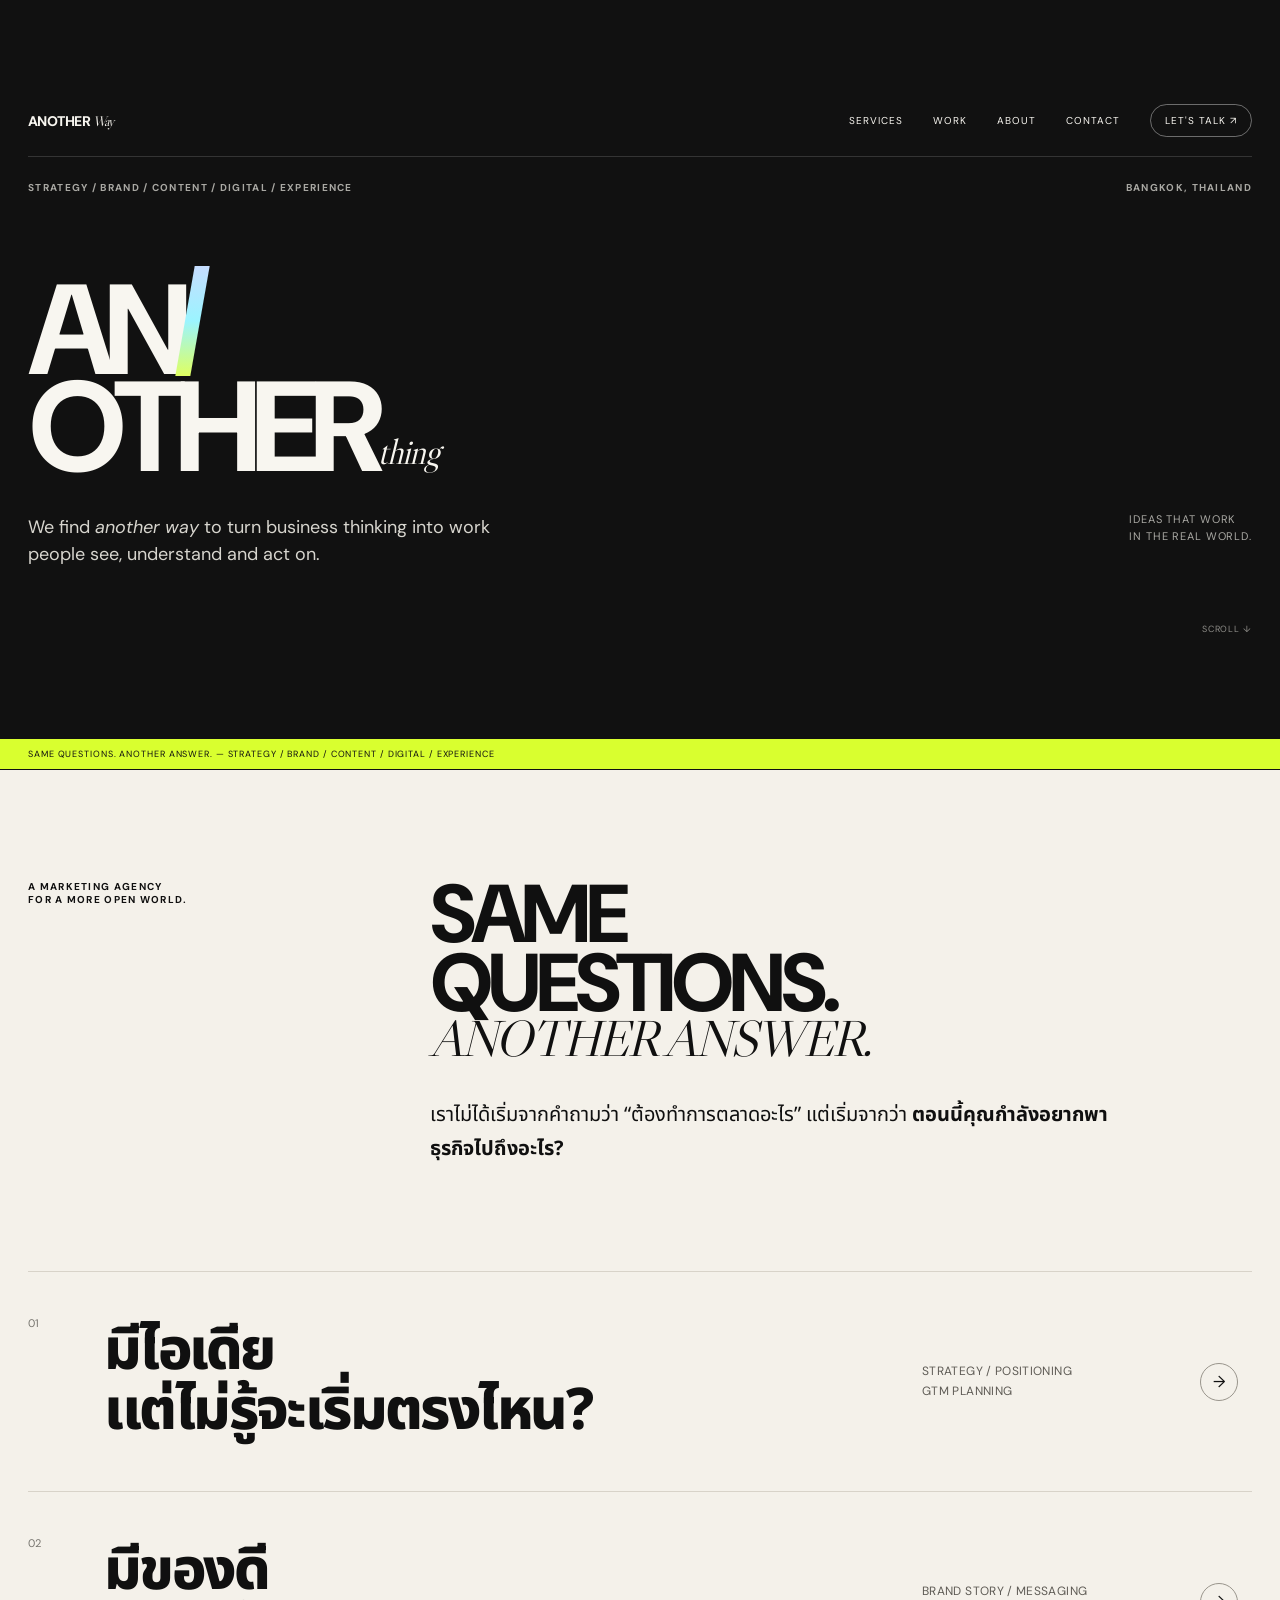
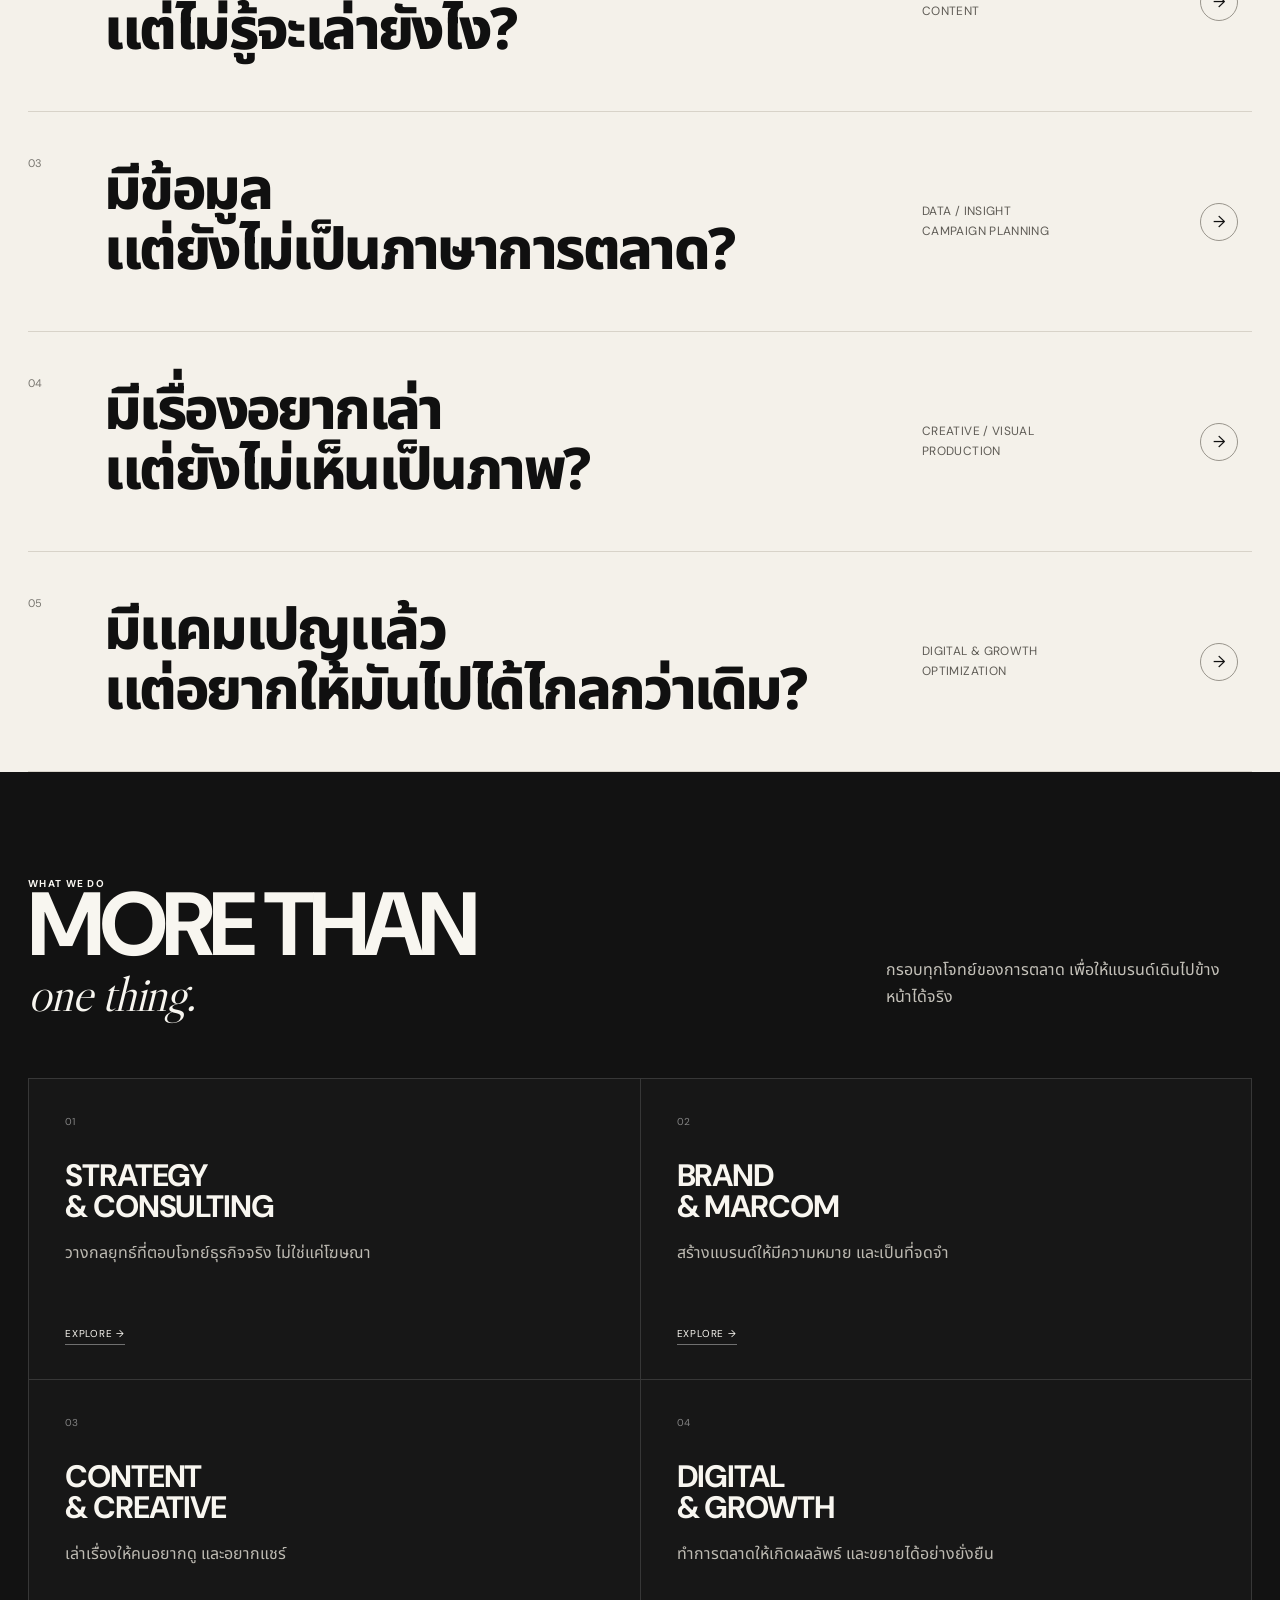
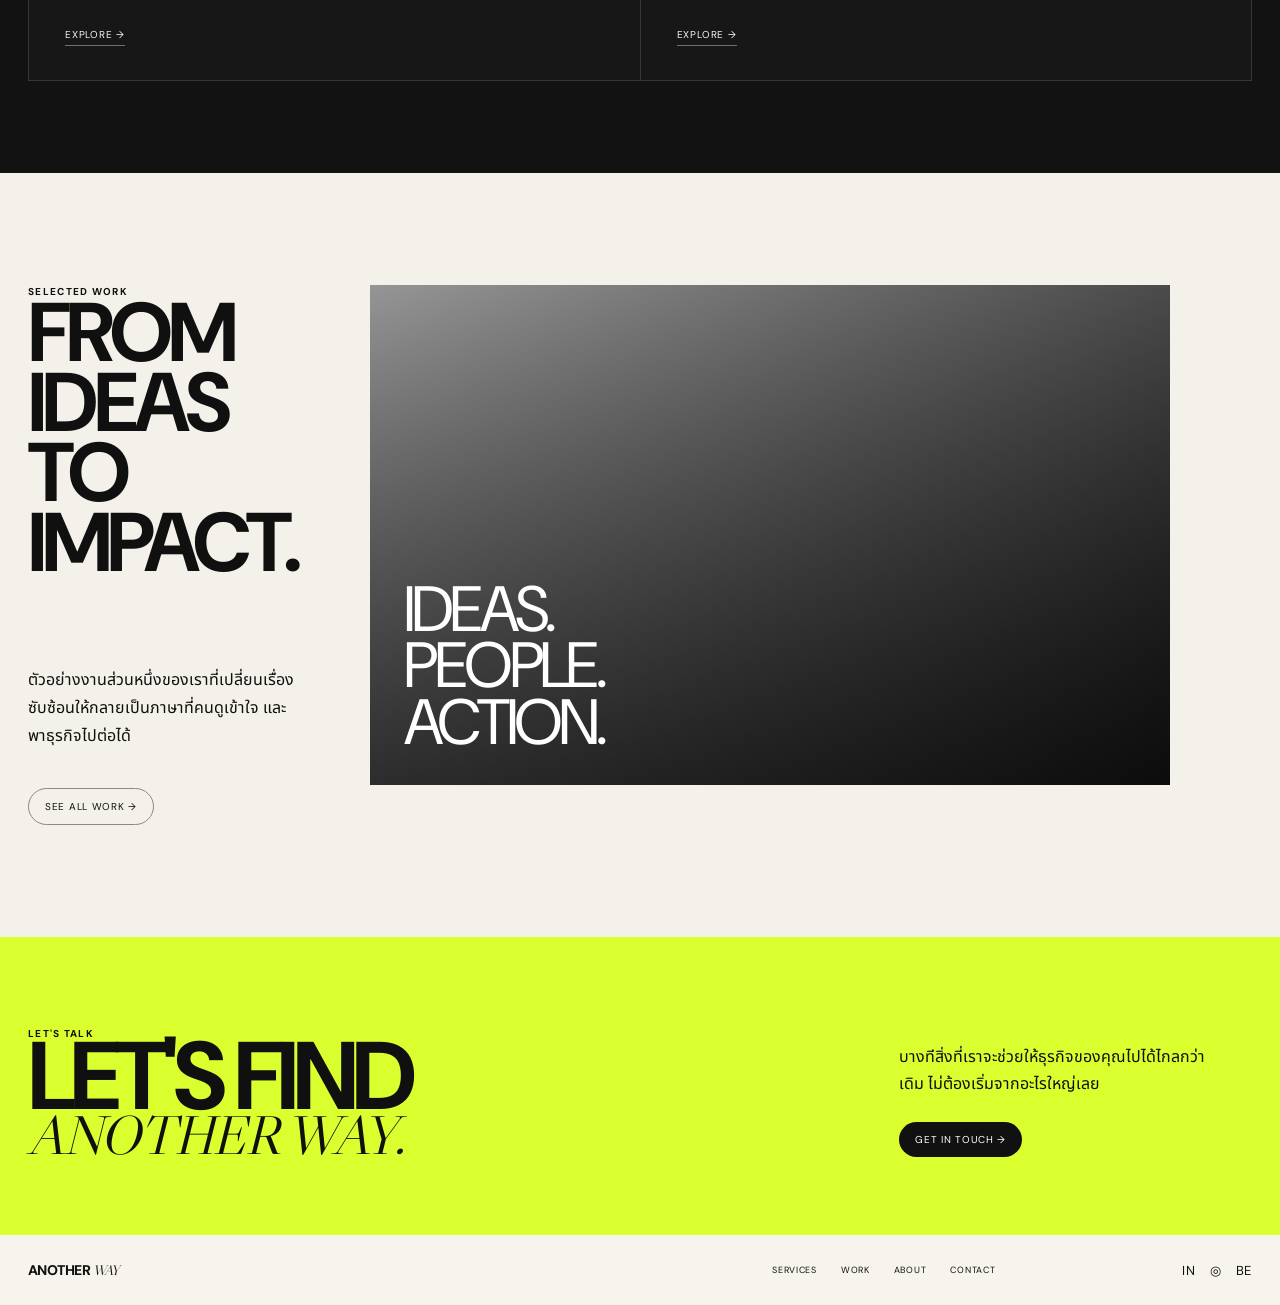
<file: index.html>
<!doctype html><html lang="th"><head><title>ANOTHER Way — Marketing Agency</title><meta charset="utf-8"><meta name="viewport" content="width=device-width,initial-scale=1">
<link rel="icon" href="favicon.svg" type="image/svg+xml">
<link rel="preconnect" href="https://fonts.googleapis.com"><link rel="preconnect" href="https://fonts.gstatic.com" crossorigin>
<link href="https://fonts.googleapis.com/css2?family=DM+Sans:wght@400;500;600;700&family=Libre+Caslon+Display&family=Noto+Sans+Thai:wght@400;500;600;700;800;900&display=swap" rel="stylesheet">
<link rel="stylesheet" href="style.css"></head><body>
<header class="hero"><div class="shell">
<div class="topbar"><a class="brand" href="index.html">ANOTHER <span>Way</span></a><nav class="nav"><a href="services.html">Services</a><a href="work.html">Work</a><a href="about.html">About</a><a href="contact.html">Contact</a><a class="pill" href="contact.html">Let's talk ↗</a></nav></div>
<div class="hero-meta eyebrow"><span>Strategy / Brand / Content / Digital / Experience</span><span>Bangkok, Thailand</span></div>
<div class="hero-body"><div><h1 class="hero-title"><span class="an">AN<span class="slash"></span></span><span class="other">OTHER<span class="thing">thing</span></span></h1>
<p class="hero-copy">We find <em>another way</em> to turn business thinking into work people see, understand and act on.</p></div>
<div class="hero-note">Ideas that work<br>in the real world.</div></div><div class="scroll-note">Scroll ↓</div></div></header>
<div class="ticker"><span>SAME QUESTIONS. ANOTHER ANSWER. — Strategy / Brand / Content / Digital / Experience</span></div>

<main>
<section class="shell intro"><div class="eyebrow">A marketing agency<br>for a more open world.</div>
<div class="intro-right"><h2 class="intro-title">SAME<br>QUESTIONS.<span class="serif">ANOTHER ANSWER.</span></h2>
<p class="intro-copy thai">เราไม่ได้เริ่มจากคำถามว่า “ต้องทำการตลาดอะไร” แต่เริ่มจากว่า <strong>ตอนนี้คุณกำลังอยากพาธุรกิจไปถึงอะไร?</strong></p></div></section>

<section class="shell">
<article class="question"><div class="q-no">01</div><h3 class="q-th thai">มีไอเดีย<br>แต่ไม่รู้จะเริ่มตรงไหน?</h3><div class="q-service">Strategy / Positioning<br>GTM Planning</div><a class="q-arrow" href="services.html">→</a><div class="ghost">T</div></article>
<article class="question"><div class="q-no">02</div><h3 class="q-th thai">มีของดี<br>แต่ไม่รู้จะเล่ายังไง?</h3><div class="q-service">Brand Story / Messaging<br>Content</div><a class="q-arrow" href="services.html">→</a><div class="ghost">S</div></article>
<article class="question"><div class="q-no">03</div><h3 class="q-th thai">มีข้อมูล<br>แต่ยังไม่เป็นภาษาการตลาด?</h3><div class="q-service">Data / Insight<br>Campaign Planning</div><a class="q-arrow" href="services.html">→</a><div class="ghost">W</div></article>
<article class="question"><div class="q-no">04</div><h3 class="q-th thai">มีเรื่องอยากเล่า<br>แต่ยังไม่เห็นเป็นภาพ?</h3><div class="q-service">Creative / Visual<br>Production</div><a class="q-arrow" href="services.html">→</a><div class="ghost">A</div></article>
<article class="question"><div class="q-no">05</div><h3 class="q-th thai">มีแคมเปญแล้ว<br>แต่อยากให้มันไปได้ไกลกว่าเดิม?</h3><div class="q-service">Digital & Growth<br>Optimization</div><a class="q-arrow" href="services.html">→</a><div class="ghost">M</div></article>
</section>

<section class="services"><div class="shell">
<div class="services-head"><div><div class="eyebrow">What we do</div><h2 class="services-title">MORE THAN<span class="serif">one thing.</span></h2></div>
<p class="services-note">กรอบทุกโจทย์ของการตลาด เพื่อให้แบรนด์เดินไปข้างหน้าได้จริง</p></div>
<div class="cards">
<article class="card"><div class="card-no">01</div><h3>STRATEGY<br>& CONSULTING</h3><p>วางกลยุทธ์ที่ตอบโจทย์ธุรกิจจริง ไม่ใช่แค่โฆษณา</p><a class="card-link" href="services.html">Explore →</a></article>
<article class="card"><div class="card-no">02</div><h3>BRAND<br>& MARCOM</h3><p>สร้างแบรนด์ให้มีความหมาย และเป็นที่จดจำ</p><a class="card-link" href="services.html">Explore →</a></article>
<article class="card"><div class="card-no">03</div><h3>CONTENT<br>& CREATIVE</h3><p>เล่าเรื่องให้คนอยากดู และอยากแชร์</p><a class="card-link" href="services.html">Explore →</a></article>
<article class="card"><div class="card-no">04</div><h3>DIGITAL<br>& GROWTH</h3><p>ทำการตลาดให้เกิดผลลัพธ์ และขยายได้อย่างยั่งยืน</p><a class="card-link" href="services.html">Explore →</a></article>
</div></div></section>

<section class="shell work"><div><div class="eyebrow">Selected work</div><h2>FROM IDEAS<br>TO IMPACT.</h2></div>
<div><p class="thai">ตัวอย่างงานส่วนหนึ่งของเราที่เปลี่ยนเรื่องซับซ้อนให้กลายเป็นภาษาที่คนดูเข้าใจ และพาธุรกิจไปต่อได้</p><a class="btn" href="work.html">See all work →</a></div>
<div class="work-visual">IDEAS.<br>PEOPLE.<br>ACTION.</div></section>

<section class="cta"><div class="shell cta-grid"><div><div class="eyebrow">Let's talk</div><h2>LET'S FIND<span class="serif">ANOTHER WAY.</span></h2></div>
<div class="cta-side"><p class="thai">บางทีสิ่งที่เราจะช่วยให้ธุรกิจของคุณไปได้ไกลกว่าเดิม ไม่ต้องเริ่มจากอะไรใหญ่เลย</p><a class="btn" href="contact.html">Get in touch →</a></div></div></section>
</main><footer><div class="shell footer-grid">
    <div class="brand">ANOTHER <span>Way</span></div>
    <div class="footer-links"><a href="services.html">Services</a><a href="work.html">Work</a><a href="about.html">About</a><a href="contact.html">Contact</a></div>
    <div class="social"><span>in</span><span>◎</span><span>Be</span></div>
    </div></footer><script src="script.js"></script></body></html>
</file>
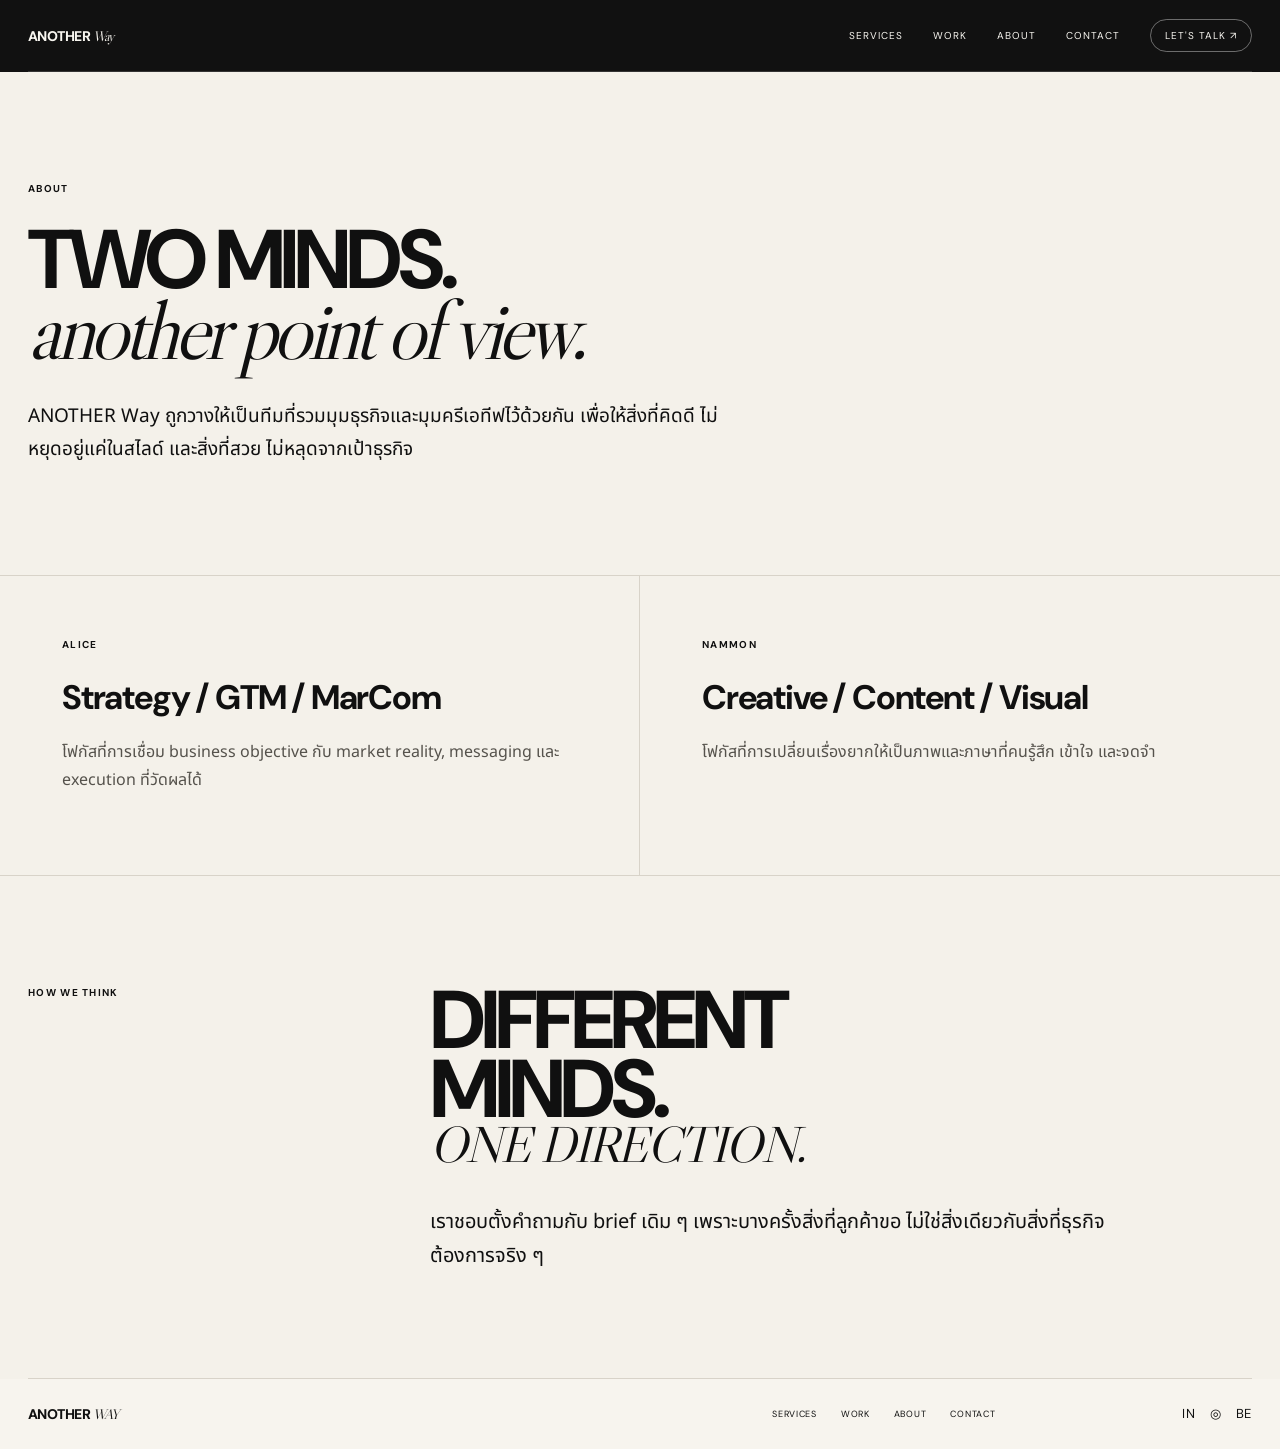
<file: about.html>
<!doctype html><html lang="th"><head><title>About — ANOTHER Way</title><meta charset="utf-8"><meta name="viewport" content="width=device-width,initial-scale=1">
<link rel="icon" href="favicon.svg" type="image/svg+xml">
<link rel="preconnect" href="https://fonts.googleapis.com"><link rel="preconnect" href="https://fonts.gstatic.com" crossorigin>
<link href="https://fonts.googleapis.com/css2?family=DM+Sans:wght@400;500;600;700&family=Libre+Caslon+Display&family=Noto+Sans+Thai:wght@400;500;600;700;800;900&display=swap" rel="stylesheet">
<link rel="stylesheet" href="style.css"></head><body><div class="site-header"><div class="shell"><div class="topbar">
    <a class="brand" href="index.html">ANOTHER <span>Way</span></a>
    <nav class="nav">
      <a href="services.html">Services</a><a href="work.html">Work</a><a href="about.html">About</a><a href="contact.html">Contact</a>
      <a class="pill" href="contact.html">Let's talk ↗</a>
    </nav></div></div></div>
<main><section class="shell page-hero"><div class="eyebrow">About</div><h1>TWO MINDS.<br><span class="serif">another point of view.</span></h1>
<p class="thai">ANOTHER Way ถูกวางให้เป็นทีมที่รวมมุมธุรกิจและมุมครีเอทีฟไว้ด้วยกัน เพื่อให้สิ่งที่คิดดี ไม่หยุดอยู่แค่ในสไลด์ และสิ่งที่สวย ไม่หลุดจากเป้าธุรกิจ</p></section>
<section class="grid-2">
<div class="block"><div class="eyebrow">Alice</div><h2>Strategy / GTM / MarCom</h2><p class="thai">โฟกัสที่การเชื่อม business objective กับ market reality, messaging และ execution ที่วัดผลได้</p></div>
<div class="block"><div class="eyebrow">Nammon</div><h2>Creative / Content / Visual</h2><p class="thai">โฟกัสที่การเปลี่ยนเรื่องยากให้เป็นภาพและภาษาที่คนรู้สึก เข้าใจ และจดจำ</p></div>
</section>
<section class="shell intro"><div class="eyebrow">How we think</div><div class="intro-right"><h2 class="intro-title">DIFFERENT<br>MINDS.<span class="serif">ONE DIRECTION.</span></h2><p class="intro-copy thai">เราชอบตั้งคำถามกับ brief เดิม ๆ เพราะบางครั้งสิ่งที่ลูกค้าขอ ไม่ใช่สิ่งเดียวกับสิ่งที่ธุรกิจต้องการจริง ๆ</p></div></section>
</main><footer><div class="shell footer-grid">
    <div class="brand">ANOTHER <span>Way</span></div>
    <div class="footer-links"><a href="services.html">Services</a><a href="work.html">Work</a><a href="about.html">About</a><a href="contact.html">Contact</a></div>
    <div class="social"><span>in</span><span>◎</span><span>Be</span></div>
    </div></footer><script src="script.js"></script></body></html>
</file>
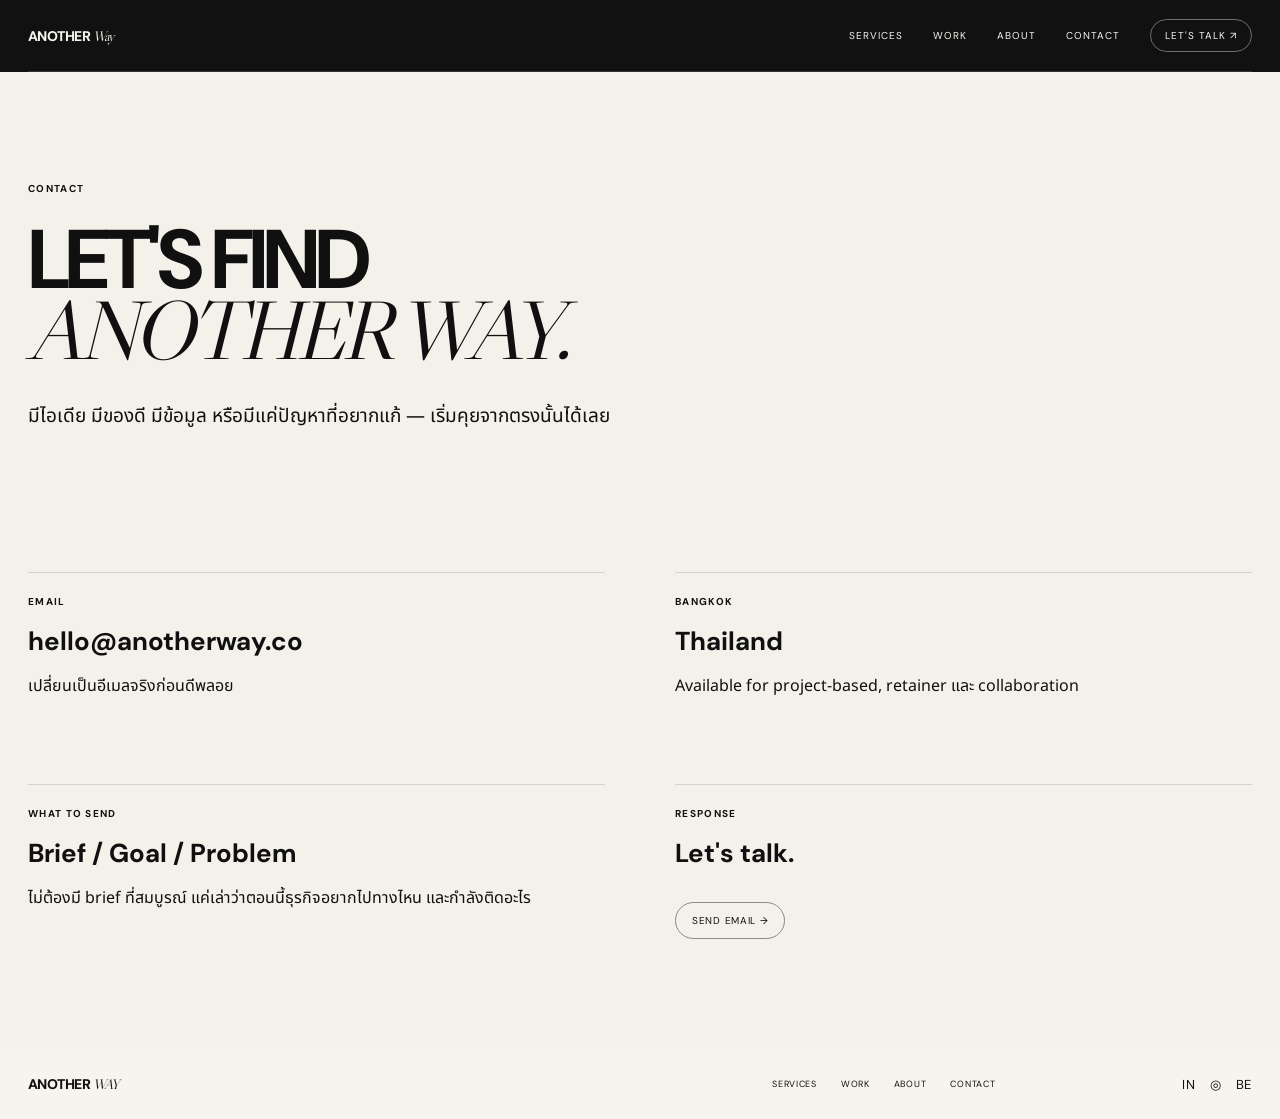
<file: contact.html>
<!doctype html><html lang="th"><head><title>Contact — ANOTHER Way</title><meta charset="utf-8"><meta name="viewport" content="width=device-width,initial-scale=1">
<link rel="icon" href="favicon.svg" type="image/svg+xml">
<link rel="preconnect" href="https://fonts.googleapis.com"><link rel="preconnect" href="https://fonts.gstatic.com" crossorigin>
<link href="https://fonts.googleapis.com/css2?family=DM+Sans:wght@400;500;600;700&family=Libre+Caslon+Display&family=Noto+Sans+Thai:wght@400;500;600;700;800;900&display=swap" rel="stylesheet">
<link rel="stylesheet" href="style.css"></head><body><div class="site-header"><div class="shell"><div class="topbar">
    <a class="brand" href="index.html">ANOTHER <span>Way</span></a>
    <nav class="nav">
      <a href="services.html">Services</a><a href="work.html">Work</a><a href="about.html">About</a><a href="contact.html">Contact</a>
      <a class="pill" href="contact.html">Let's talk ↗</a>
    </nav></div></div></div>
<main><section class="shell page-hero"><div class="eyebrow">Contact</div><h1>LET'S FIND<br><span class="serif">ANOTHER WAY.</span></h1>
<p class="thai">มีไอเดีย มีของดี มีข้อมูล หรือมีแค่ปัญหาที่อยากแก้ — เริ่มคุยจากตรงนั้นได้เลย</p></section>
<section class="shell contact-grid">
<div class="contact-card"><div class="eyebrow">Email</div><h3>hello@anotherway.co</h3><p class="thai">เปลี่ยนเป็นอีเมลจริงก่อนดีพลอย</p></div>
<div class="contact-card"><div class="eyebrow">Bangkok</div><h3>Thailand</h3><p class="thai">Available for project-based, retainer และ collaboration</p></div>
<div class="contact-card"><div class="eyebrow">What to send</div><h3>Brief / Goal / Problem</h3><p class="thai">ไม่ต้องมี brief ที่สมบูรณ์ แค่เล่าว่าตอนนี้ธุรกิจอยากไปทางไหน และกำลังติดอะไร</p></div>
<div class="contact-card"><div class="eyebrow">Response</div><h3>Let's talk.</h3><a class="btn" href="mailto:hello@anotherway.co">Send email →</a></div>
</section></main><footer><div class="shell footer-grid">
    <div class="brand">ANOTHER <span>Way</span></div>
    <div class="footer-links"><a href="services.html">Services</a><a href="work.html">Work</a><a href="about.html">About</a><a href="contact.html">Contact</a></div>
    <div class="social"><span>in</span><span>◎</span><span>Be</span></div>
    </div></footer><script src="script.js"></script></body></html>
</file>
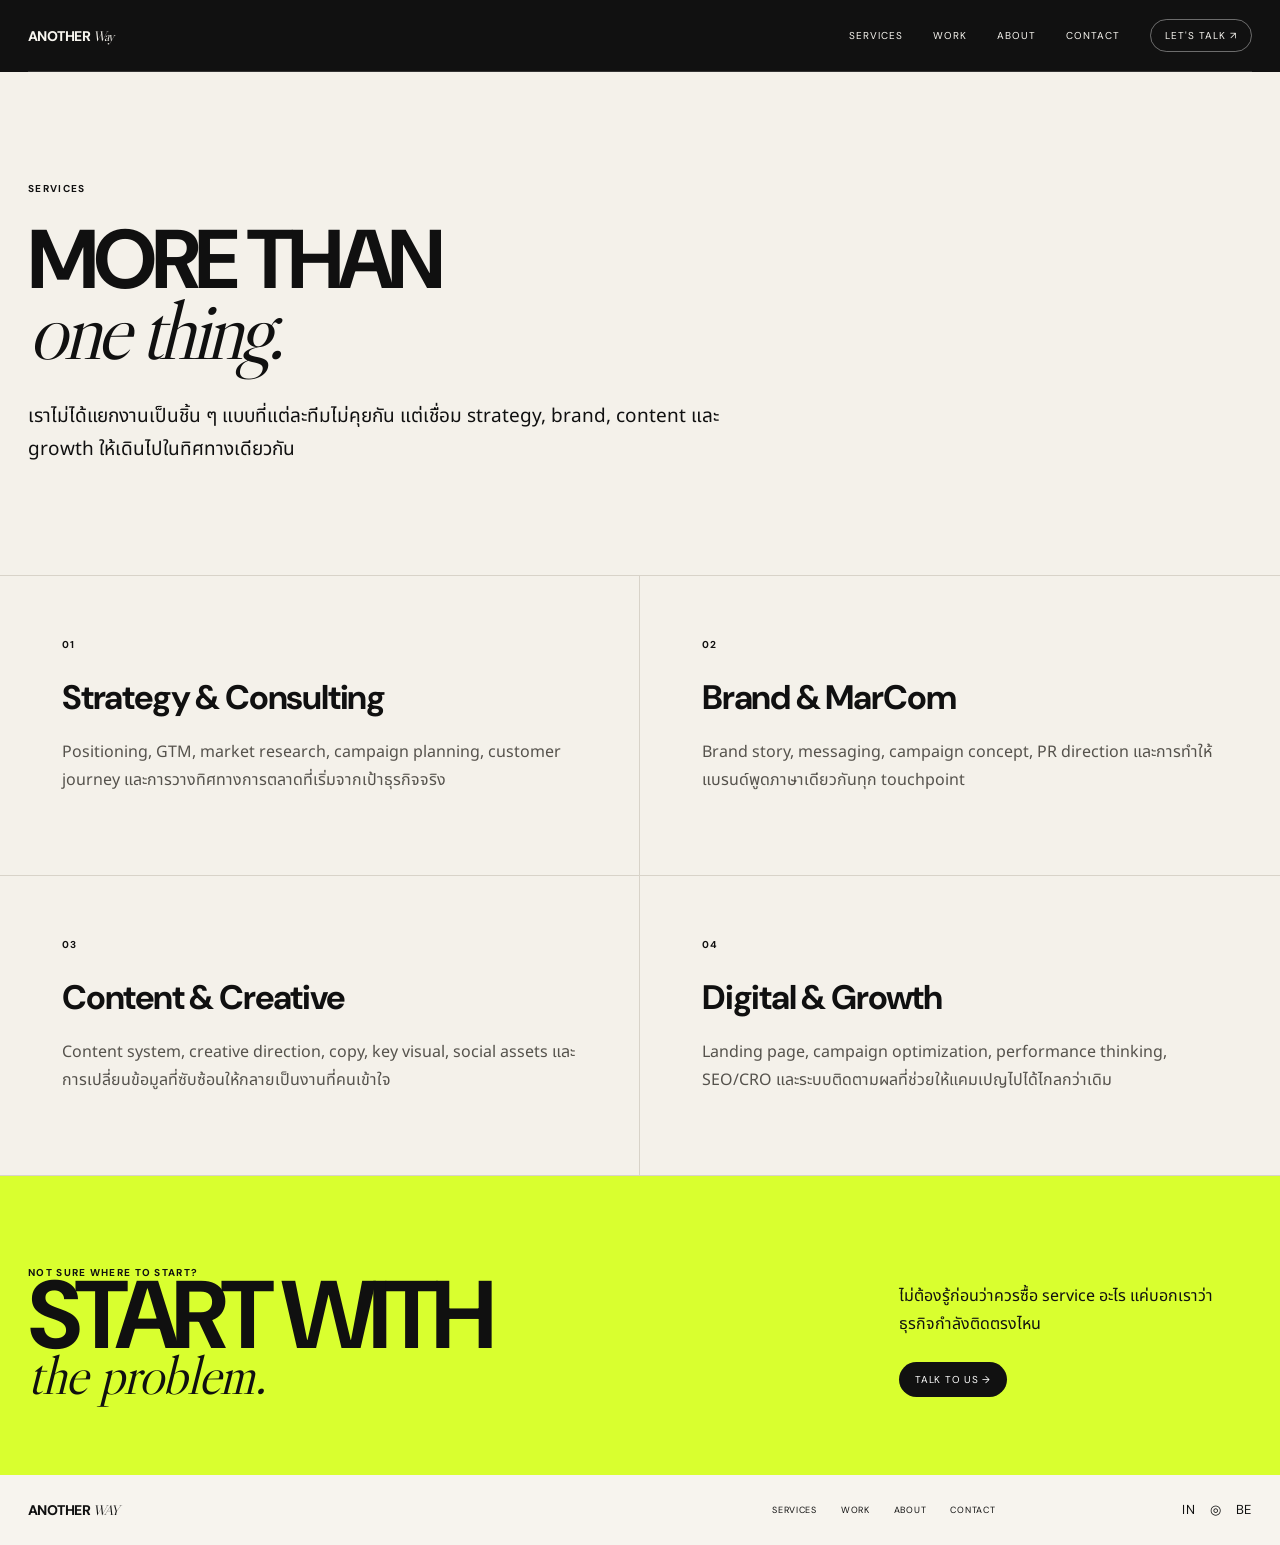
<file: services.html>
<!doctype html><html lang="th"><head><title>Services — ANOTHER Way</title><meta charset="utf-8"><meta name="viewport" content="width=device-width,initial-scale=1">
<link rel="icon" href="favicon.svg" type="image/svg+xml">
<link rel="preconnect" href="https://fonts.googleapis.com"><link rel="preconnect" href="https://fonts.gstatic.com" crossorigin>
<link href="https://fonts.googleapis.com/css2?family=DM+Sans:wght@400;500;600;700&family=Libre+Caslon+Display&family=Noto+Sans+Thai:wght@400;500;600;700;800;900&display=swap" rel="stylesheet">
<link rel="stylesheet" href="style.css"></head><body><div class="site-header"><div class="shell"><div class="topbar">
    <a class="brand" href="index.html">ANOTHER <span>Way</span></a>
    <nav class="nav">
      <a href="services.html">Services</a><a href="work.html">Work</a><a href="about.html">About</a><a href="contact.html">Contact</a>
      <a class="pill" href="contact.html">Let's talk ↗</a>
    </nav></div></div></div>
<main><section class="shell page-hero"><div class="eyebrow">Services</div><h1>MORE THAN<br><span class="serif">one thing.</span></h1>
<p class="thai">เราไม่ได้แยกงานเป็นชิ้น ๆ แบบที่แต่ละทีมไม่คุยกัน แต่เชื่อม strategy, brand, content และ growth ให้เดินไปในทิศทางเดียวกัน</p></section>
<section class="grid-2">
<div class="block"><div class="eyebrow">01</div><h2>Strategy & Consulting</h2><p class="thai">Positioning, GTM, market research, campaign planning, customer journey และการวางทิศทางการตลาดที่เริ่มจากเป้าธุรกิจจริง</p></div>
<div class="block"><div class="eyebrow">02</div><h2>Brand & MarCom</h2><p class="thai">Brand story, messaging, campaign concept, PR direction และการทำให้แบรนด์พูดภาษาเดียวกันทุก touchpoint</p></div>
<div class="block"><div class="eyebrow">03</div><h2>Content & Creative</h2><p class="thai">Content system, creative direction, copy, key visual, social assets และการเปลี่ยนข้อมูลที่ซับซ้อนให้กลายเป็นงานที่คนเข้าใจ</p></div>
<div class="block"><div class="eyebrow">04</div><h2>Digital & Growth</h2><p class="thai">Landing page, campaign optimization, performance thinking, SEO/CRO และระบบติดตามผลที่ช่วยให้แคมเปญไปได้ไกลกว่าเดิม</p></div>
</section>
<section class="cta"><div class="shell cta-grid"><div><div class="eyebrow">Not sure where to start?</div><h2>START WITH<br><span class="serif">the problem.</span></h2></div><div class="cta-side"><p class="thai">ไม่ต้องรู้ก่อนว่าควรซื้อ service อะไร แค่บอกเราว่าธุรกิจกำลังติดตรงไหน</p><a class="btn" href="contact.html">Talk to us →</a></div></div></section>
</main><footer><div class="shell footer-grid">
    <div class="brand">ANOTHER <span>Way</span></div>
    <div class="footer-links"><a href="services.html">Services</a><a href="work.html">Work</a><a href="about.html">About</a><a href="contact.html">Contact</a></div>
    <div class="social"><span>in</span><span>◎</span><span>Be</span></div>
    </div></footer><script src="script.js"></script></body></html>
</file>
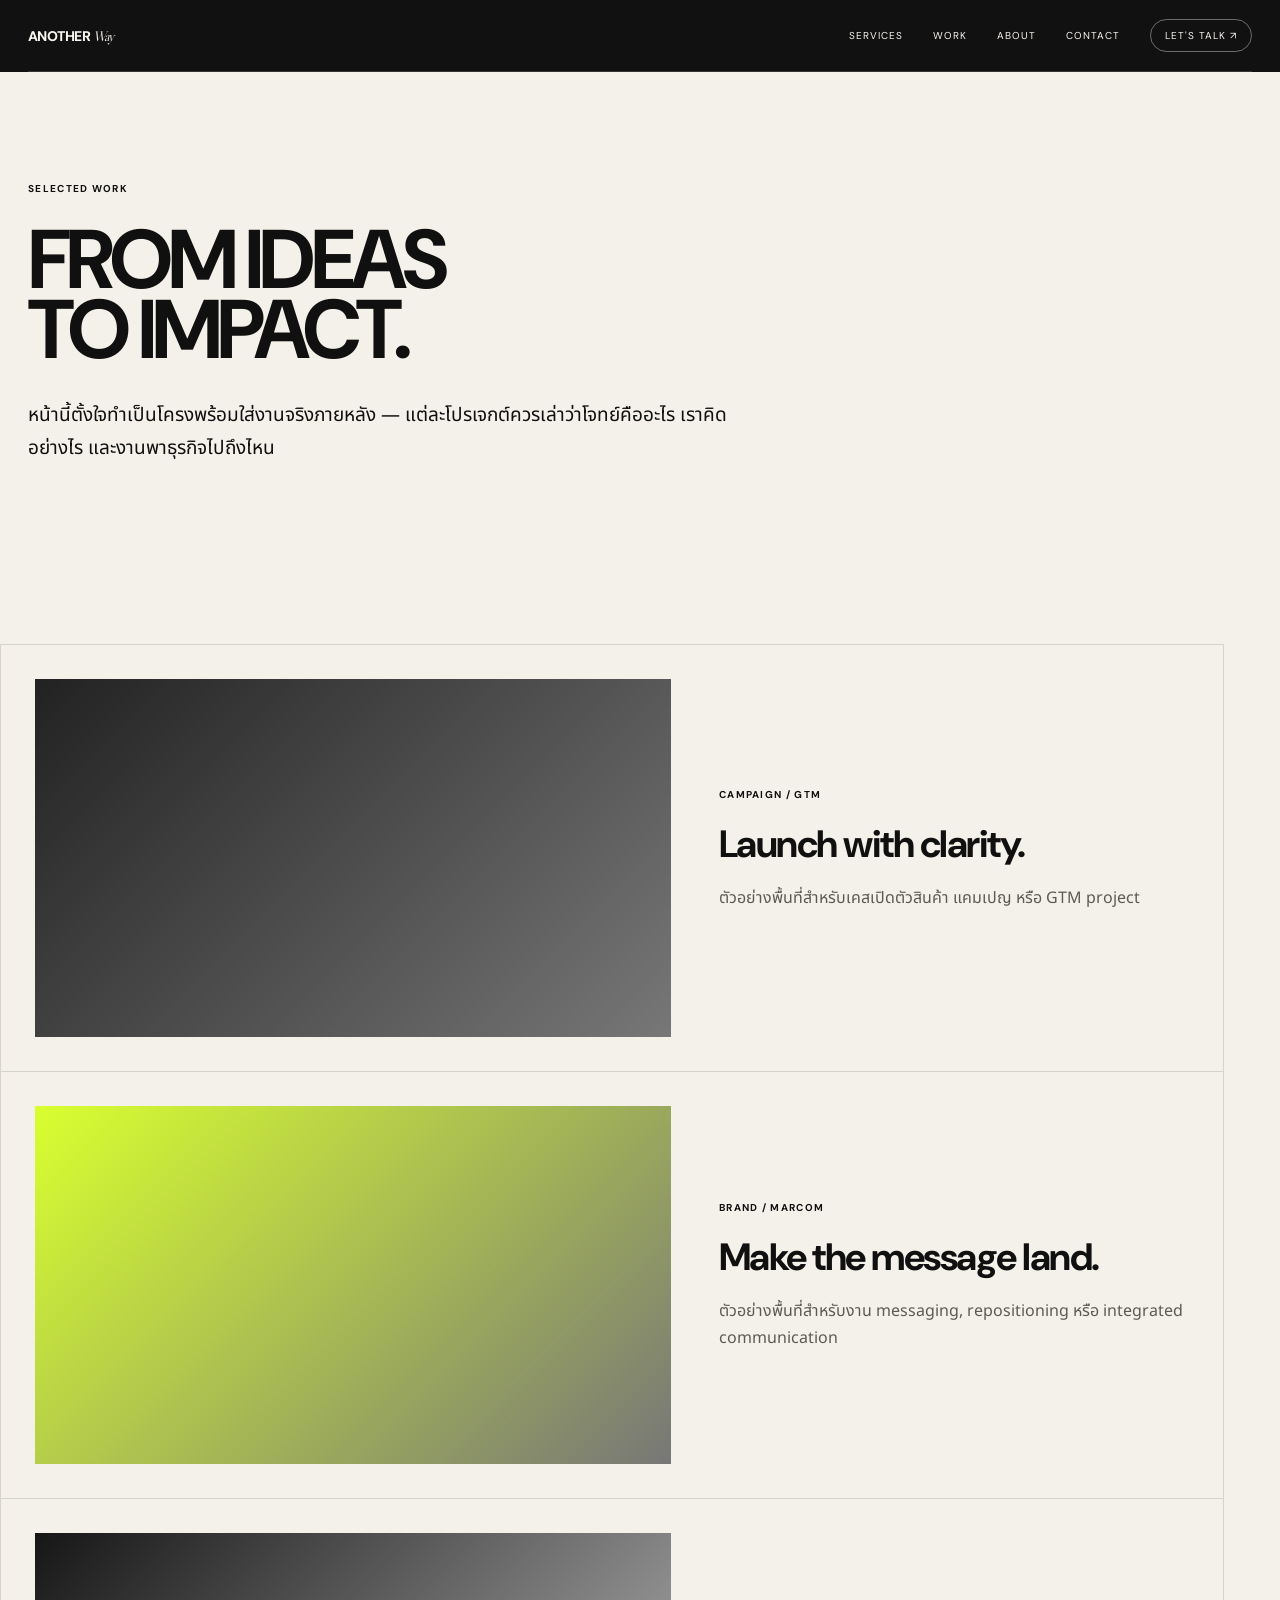
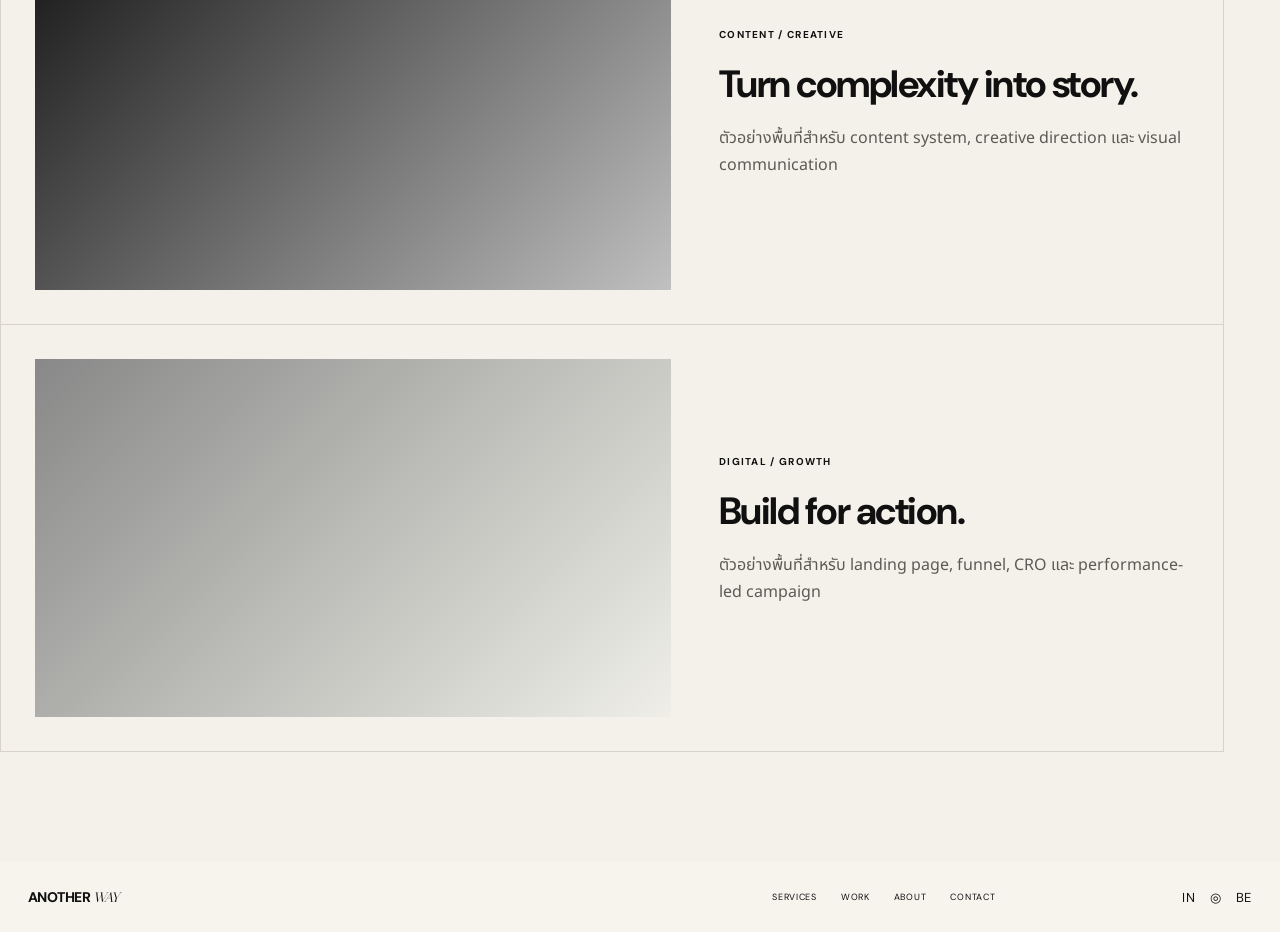
<file: work.html>
<!doctype html><html lang="th"><head><title>Work — ANOTHER Way</title><meta charset="utf-8"><meta name="viewport" content="width=device-width,initial-scale=1">
<link rel="icon" href="favicon.svg" type="image/svg+xml">
<link rel="preconnect" href="https://fonts.googleapis.com"><link rel="preconnect" href="https://fonts.gstatic.com" crossorigin>
<link href="https://fonts.googleapis.com/css2?family=DM+Sans:wght@400;500;600;700&family=Libre+Caslon+Display&family=Noto+Sans+Thai:wght@400;500;600;700;800;900&display=swap" rel="stylesheet">
<link rel="stylesheet" href="style.css"></head><body><div class="site-header"><div class="shell"><div class="topbar">
    <a class="brand" href="index.html">ANOTHER <span>Way</span></a>
    <nav class="nav">
      <a href="services.html">Services</a><a href="work.html">Work</a><a href="about.html">About</a><a href="contact.html">Contact</a>
      <a class="pill" href="contact.html">Let's talk ↗</a>
    </nav></div></div></div>
<main><section class="shell page-hero"><div class="eyebrow">Selected work</div><h1>FROM IDEAS<br>TO IMPACT.</h1>
<p class="thai">หน้านี้ตั้งใจทำเป็นโครงพร้อมใส่งานจริงภายหลัง — แต่ละโปรเจกต์ควรเล่าว่าโจทย์คืออะไร เราคิดอย่างไร และงานพาธุรกิจไปถึงไหน</p></section>
<section class="shell work-grid">
<article class="project"><div class="visual"></div><div><div class="eyebrow">Campaign / GTM</div><h2>Launch with clarity.</h2><p class="thai">ตัวอย่างพื้นที่สำหรับเคสเปิดตัวสินค้า แคมเปญ หรือ GTM project</p></div></article>
<article class="project"><div class="visual" style="background:linear-gradient(135deg,#d9ff2f,#777)"></div><div><div class="eyebrow">Brand / MarCom</div><h2>Make the message land.</h2><p class="thai">ตัวอย่างพื้นที่สำหรับงาน messaging, repositioning หรือ integrated communication</p></div></article>
<article class="project"><div class="visual" style="background:linear-gradient(135deg,#161616,#c0c0c0)"></div><div><div class="eyebrow">Content / Creative</div><h2>Turn complexity into story.</h2><p class="thai">ตัวอย่างพื้นที่สำหรับ content system, creative direction และ visual communication</p></div></article>
<article class="project"><div class="visual" style="background:linear-gradient(135deg,#888,#efefe8)"></div><div><div class="eyebrow">Digital / Growth</div><h2>Build for action.</h2><p class="thai">ตัวอย่างพื้นที่สำหรับ landing page, funnel, CRO และ performance-led campaign</p></div></article>
</section></main><footer><div class="shell footer-grid">
    <div class="brand">ANOTHER <span>Way</span></div>
    <div class="footer-links"><a href="services.html">Services</a><a href="work.html">Work</a><a href="about.html">About</a><a href="contact.html">Contact</a></div>
    <div class="social"><span>in</span><span>◎</span><span>Be</span></div>
    </div></footer><script src="script.js"></script></body></html>
</file>
<file: style.css>
:root{
  --bg:#f4f1ea;
  --ink:#101010;
  --soft:#77756f;
  --line:#d8d3c9;
  --acid:#d9ff2f;
  --dark:#111;
  --white:#f8f6f0;
}
*{box-sizing:border-box}
html{scroll-behavior:smooth}
body{
  margin:0;
  font-family:"DM Sans","Noto Sans Thai",sans-serif;
  background:var(--bg);
  color:var(--ink);
  -webkit-font-smoothing:antialiased;
}
a{color:inherit;text-decoration:none}
img{max-width:100%;display:block}
.shell{width:min(100% - 56px,1360px);margin:auto}
.eyebrow{
  font-size:10px;
  letter-spacing:.13em;
  text-transform:uppercase;
  font-weight:700;
}
.serif{font-family:"Libre Caslon Display",serif;font-weight:400;font-style:italic}
.thai{font-family:"Noto Sans Thai",sans-serif}

.site-header,.hero{background:var(--dark);color:var(--white)}
.topbar{
  display:flex;justify-content:space-between;align-items:center;
  min-height:72px;border-bottom:1px solid rgba(255,255,255,.15);gap:28px;
}
.brand{font-size:14px;font-weight:800;letter-spacing:-.04em;white-space:nowrap}
.brand span{font-family:"Libre Caslon Display",serif;font-style:italic;font-weight:400}
.nav{display:flex;gap:30px;align-items:center;font-size:10px;letter-spacing:.1em;text-transform:uppercase}
.nav .pill{border:1px solid rgba(255,255,255,.38);padding:9px 14px;border-radius:999px}

.hero{
  min-height:82vh;
  display:flex;flex-direction:column;
}
.hero-meta{
  display:flex;justify-content:space-between;gap:20px;
  padding:24px 0 0;color:#a9a8a3;
}
.hero-body{
  flex:1;display:grid;
  grid-template-columns:minmax(0,1.25fr) minmax(220px,.35fr);
  gap:70px;align-items:center;
  padding:72px 0 56px;
}
.hero-title{
  margin:0;
  font-size:clamp(72px,10vw,150px);
  line-height:.76;
  letter-spacing:-.078em;
  font-weight:800;
  max-width:930px;
}
.hero-title .an{display:block}
.hero-title .other{display:inline-block}
.hero-title .slash{
  display:inline-block;width:.115em;height:.86em;
  margin:0 .04em -.02em .025em;
  background:linear-gradient(180deg,#c6ddff,#9bf4ff,#dfff60);
  transform:skew(-10deg);
}
.hero-title .thing{
  font-family:"Libre Caslon Display",serif;
  font-size:.28em;font-weight:400;font-style:italic;
  letter-spacing:-.025em;margin-left:.08em;vertical-align:.2em;
}
.hero-copy{
  max-width:500px;
  margin:38px 0 0;
  font-size:18px;line-height:1.45;
  color:#d7d5ce;
}
.hero-note{
  justify-self:end;
  align-self:end;
  max-width:210px;
  margin-bottom:22px;
  font-size:11px;line-height:1.55;
  letter-spacing:.08em;text-transform:uppercase;
  color:#aaa9a4;
}
.scroll-note{padding-bottom:18px;text-align:right;font-size:9px;letter-spacing:.1em;text-transform:uppercase;color:#8f8e89}

/* quiet, non-moving separator */
.ticker{
  background:var(--acid);
  color:#111;
  border-top:1px solid #111;
  border-bottom:1px solid #111;
  padding:9px 0;
  overflow:hidden;
  white-space:nowrap;
  font-size:9px;letter-spacing:.1em;text-transform:uppercase;
}
.ticker span{
  display:block;
  padding-left:28px;
  animation:none;
}

.intro{
  min-height:auto;
  display:grid;grid-template-columns:.55fr 1.45fr;
  gap:90px;
  padding:110px 0 105px;
  border-bottom:1px solid var(--line);
}
.intro-right{max-width:780px}
.intro-title{
  font-size:clamp(50px,6.4vw,88px);
  line-height:.84;letter-spacing:-.06em;
  font-weight:800;margin:0 0 38px;
}
.intro-title .serif{
  display:block;font-size:.62em;
  letter-spacing:-.035em;
  white-space:nowrap;
}
.intro-copy{
  font-size:20px;line-height:1.7;
  max-width:720px;margin:0;
}

/* Questions: calmer rows, no ghost letter, no oversized repeated visual devices */
.question{
  min-height:220px;
  display:grid;
  grid-template-columns:48px minmax(0,1fr) 250px 52px;
  gap:28px;align-items:center;
  border-bottom:1px solid var(--line);
  padding:34px 0;
}
.q-no{
  align-self:start;padding-top:10px;
  font-size:11px;color:var(--soft);
}
.q-th{
  font-size:clamp(38px,4.5vw,65px);
  line-height:1.04;
  letter-spacing:-.045em;
  font-weight:800;
  max-width:790px;margin:0;
}
.q-service{
  font-size:12px;line-height:1.65;
  letter-spacing:.03em;text-transform:uppercase;
  color:#5e5b55;
}
.q-arrow{
  width:38px;height:38px;
  border:1px solid #99958c;border-radius:50%;
  display:grid;place-items:center;
  font-size:16px;
  transition:.2s ease;
}
.q-arrow:hover{background:#111;color:#fff;border-color:#111}
.ghost{display:none}

/* Services: 2 x 2, calmer cards */
.services{
  background:#121212;color:var(--white);
  padding:105px 0 92px;
}
.services-head{
  display:grid;
  grid-template-columns:1.2fr .55fr;
  gap:60px;align-items:end;
  margin-bottom:64px;
}
.services-title{
  font-size:clamp(58px,7vw,96px);
  line-height:.79;letter-spacing:-.06em;
  font-weight:800;margin:0;
}
.services-title .serif{
  display:block;font-size:.55em;
  letter-spacing:-.025em;margin-top:14px;
}
.services-note{
  max-width:340px;margin:0 0 4px;
  line-height:1.7;color:#c5c2ba;
}
.cards{
  display:grid;grid-template-columns:repeat(2,1fr);
  gap:1px;background:#373737;border:1px solid #373737;
}
.card{
  min-height:300px;
  position:relative;
  padding:36px;
  overflow:hidden;
  background:#171717;
}
.card:after{display:none}
.card-no{font-size:10px;color:#858585}
.card h3{
  font-size:31px;line-height:1;
  letter-spacing:-.035em;
  margin:32px 0 18px;
  max-width:310px;
}
.card p{
  color:#bdbab2;line-height:1.65;
  max-width:380px;margin:0 0 50px;
}
.card-link{
  position:absolute;left:36px;bottom:34px;
  font-size:10px;letter-spacing:.08em;text-transform:uppercase;
  border-bottom:1px solid #707070;padding-bottom:4px;
}

/* Work: one dominant feature rather than many competing objects */
.work{
  display:grid;
  grid-template-columns:.72fr 1.28fr;
  gap:72px;align-items:start;
  padding:112px 0;
}
.work h2,.page-hero h1{
  font-size:clamp(54px,6.5vw,90px);
  line-height:.84;letter-spacing:-.06em;margin:0;
}
.work p{line-height:1.75;max-width:520px}
.work-visual{
  grid-column:2;
  width:100%;
  min-height:500px;
  aspect-ratio:16/10;
  background:
    linear-gradient(180deg,rgba(0,0,0,.12),rgba(0,0,0,.62)),
    linear-gradient(135deg,#aaa,#202020);
  display:flex;align-items:flex-end;
  padding:34px;color:white;
  font-size:clamp(38px,5vw,68px);
  line-height:.88;letter-spacing:-.055em;
}
.work > div:nth-child(2){grid-column:1;grid-row:2}
.work > .work-visual{grid-row:1/3}
.btn{
  display:inline-flex;align-items:center;gap:12px;
  margin-top:22px;
  border:1px solid #8d8981;border-radius:999px;
  padding:11px 16px;
  font-size:10px;letter-spacing:.07em;text-transform:uppercase;
}

.cta{
  background:var(--acid);
  padding:90px 0 78px;
}
.cta-grid{
  display:grid;grid-template-columns:1.25fr .55fr;
  gap:70px;align-items:end;
}
.cta h2{
  font-size:clamp(60px,7.5vw,105px);
  line-height:.78;letter-spacing:-.065em;margin:0;
}
.cta h2 .serif{
  display:block;font-size:.57em;
  letter-spacing:-.025em;
}
.cta-side{
  display:block;
}
.cta-side p{
  max-width:330px;
  line-height:1.7;margin:0 0 24px;
}
.cta .btn{
  margin:0;background:#111;color:white;border:none;
}

/* interior pages */
.page-hero{padding:110px 0 90px}
.page-hero .eyebrow{margin-bottom:30px}
.page-hero p{
  max-width:720px;
  font-size:19px;line-height:1.75;
  margin-top:34px;
}
.grid-2{display:grid;grid-template-columns:1fr 1fr;border-top:1px solid var(--line)}
.block{
  padding:62px;
  border-right:1px solid var(--line);
  border-bottom:1px solid var(--line);
  min-height:300px;
}
.block:nth-child(2n){border-right:0}
.block h2{font-size:34px;margin:24px 0 18px;letter-spacing:-.035em}
.block p{line-height:1.75;color:#55524c}
.work-grid{
  display:grid;grid-template-columns:1fr;
  gap:1px;background:var(--line);
  border:1px solid var(--line);
  margin:70px 0 110px;
}
.project{
  background:var(--bg);
  padding:34px;
  min-height:300px;
  display:grid;grid-template-columns:1.15fr .85fr;
  gap:48px;align-items:center;
}
.project .visual{
  height:auto;aspect-ratio:16/9;
  margin:0;background:linear-gradient(135deg,#222,#777);
}
.project h2{font-size:38px;letter-spacing:-.04em;margin:18px 0 12px}
.project p{line-height:1.7;color:#5d5a54}
.contact-grid{
  display:grid;grid-template-columns:1fr 1fr;
  gap:70px;padding:30px 0 110px;
}
.contact-card{
  border-top:1px solid var(--line);
  padding-top:22px;
}
.contact-card h3{font-size:26px;margin:16px 0 10px}

footer{
  padding:26px 0;
  font-size:9px;letter-spacing:.08em;text-transform:uppercase;
  background:#f7f4ee;
}
.footer-grid{
  display:grid;grid-template-columns:1fr 1fr auto;
  align-items:center;gap:20px;
}
.footer-links{display:flex;gap:24px;justify-content:center}
.social{display:flex;gap:14px;font-size:13px}

@media(max-width:900px){
  .shell{width:min(100% - 36px,1360px)}
  .nav a:not(.pill){display:none}
  .hero-body{grid-template-columns:1fr;gap:24px;padding-top:68px}
  .hero-note{display:none}
  .intro{grid-template-columns:1fr;gap:40px;padding:78px 0}
  .question{grid-template-columns:36px 1fr 44px}
  .q-service{grid-column:2/3;margin-top:-10px}
  .q-arrow{grid-column:3;grid-row:1/3}
  .services-head{grid-template-columns:1fr;gap:30px}
  .cards{grid-template-columns:1fr}
  .work{grid-template-columns:1fr;gap:38px;padding:82px 0}
  .work > div:nth-child(2),.work > .work-visual{grid-column:1;grid-row:auto}
  .work-visual{min-height:360px}
  .cta-grid,.contact-grid,.grid-2{grid-template-columns:1fr}
  .block{border-right:0}
  .project{grid-template-columns:1fr}
  .footer-grid{grid-template-columns:1fr;gap:12px}
  .footer-links{justify-content:flex-start;flex-wrap:wrap}
}
@media(max-width:560px){
  .shell{width:min(100% - 28px,1360px)}
  .hero{min-height:auto}
  .hero-title{font-size:68px}
  .hero-copy{font-size:16px}
  .hero-meta{font-size:8px}
  .intro-copy{font-size:17px}
  .question{min-height:250px;grid-template-columns:30px 1fr 38px;gap:10px}
  .q-th{font-size:39px}
  .q-service{font-size:10px}
  .card{padding:28px;min-height:285px}
  .card-link{left:28px;bottom:28px}
  .services{padding:78px 0 70px}
  .cta{padding:72px 0 62px}
  .page-hero{padding:70px 0 56px}
}
</file>
